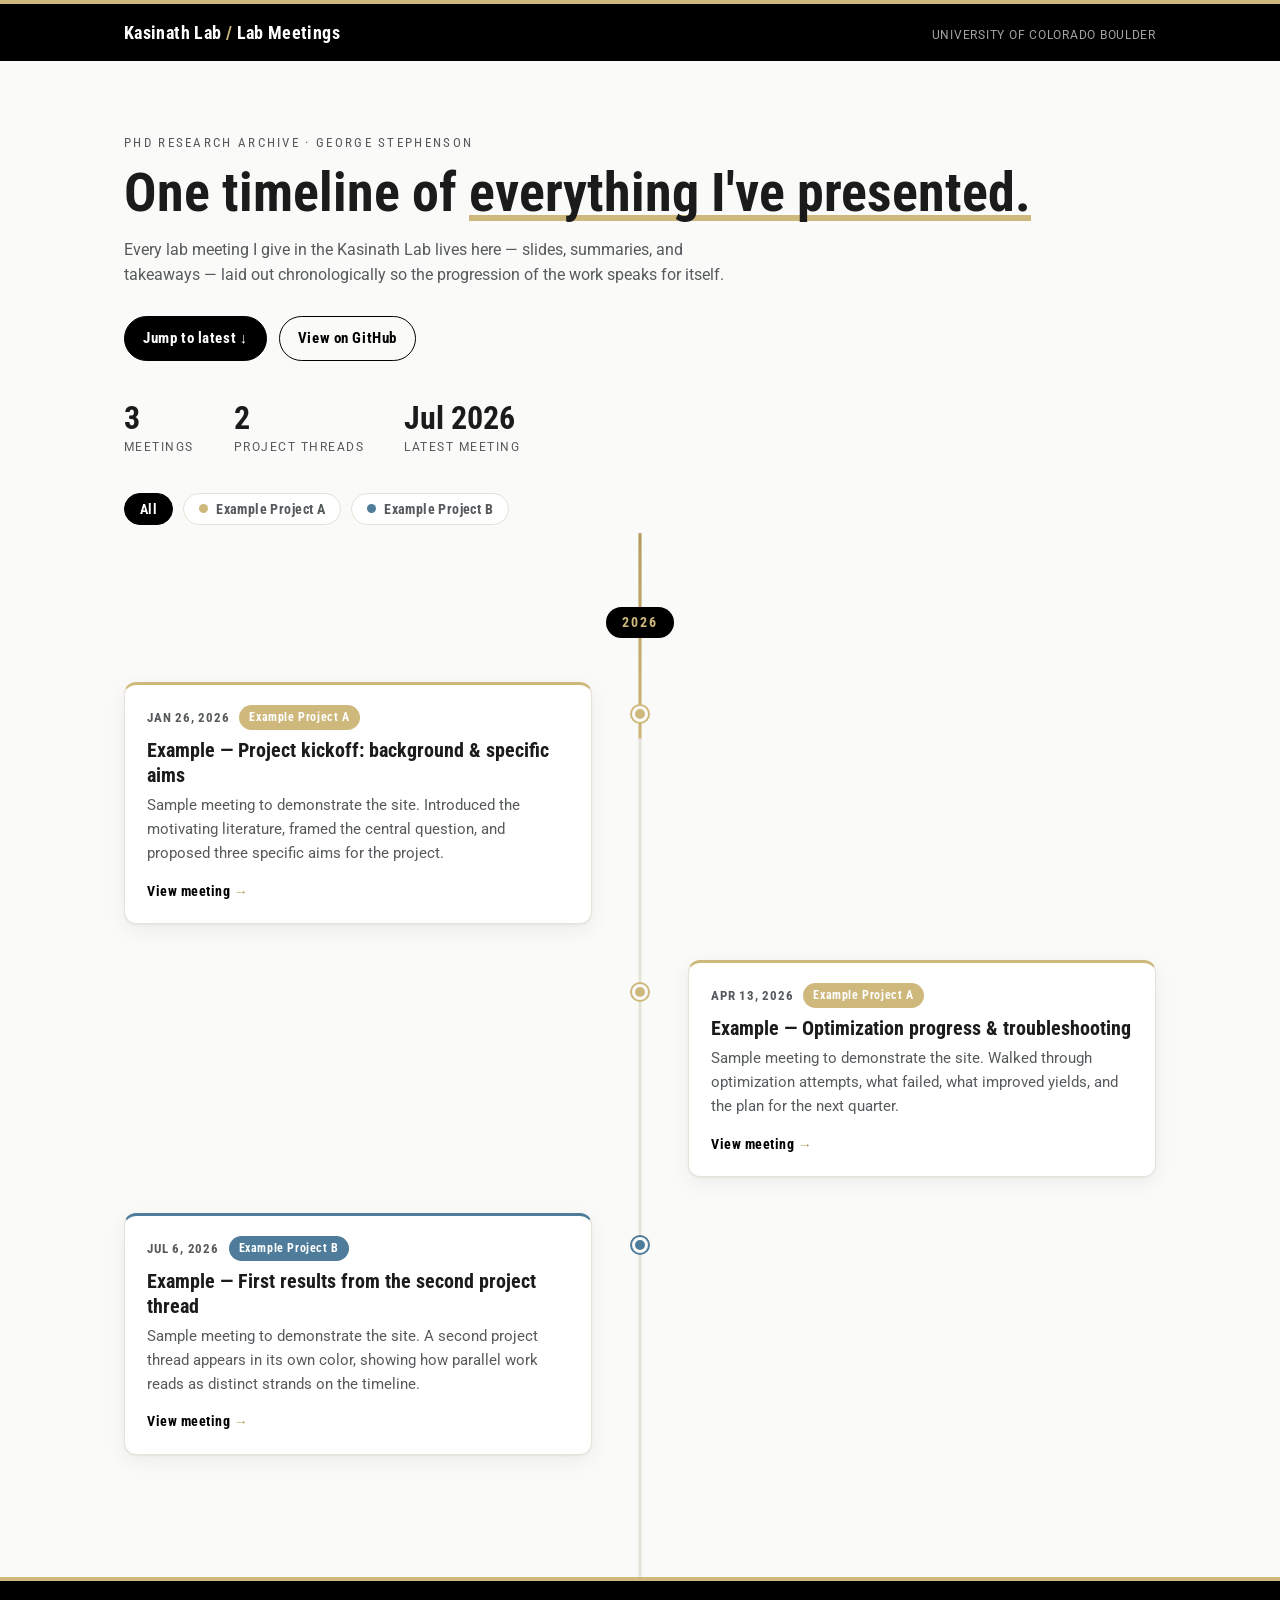
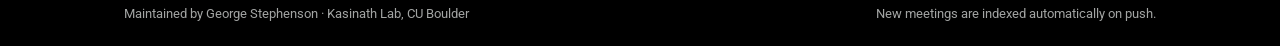
<file: index.html>
<!DOCTYPE html>
<html lang="en">
<head>
  <meta charset="UTF-8" />
  <meta name="viewport" content="width=device-width, initial-scale=1.0" />
  <title>Kasinath Lab Meetings — George Stephenson</title>
  <meta name="description" content="Archive of George Stephenson's lab meeting presentations in the Kasinath Lab, University of Colorado Boulder." />
  <link rel="icon" href="data:image/svg+xml,%3Csvg xmlns='http://www.w3.org/2000/svg' viewBox='0 0 16 16'%3E%3Crect width='16' height='16' fill='%23000'/%3E%3Crect y='11' width='16' height='5' fill='%23CFB87C'/%3E%3C/svg%3E" />
  <link rel="preconnect" href="https://fonts.googleapis.com" />
  <link rel="preconnect" href="https://fonts.gstatic.com" crossorigin />
  <link href="https://fonts.googleapis.com/css2?family=Roboto+Condensed:wght@700&family=Roboto:wght@400;500&display=swap" rel="stylesheet" />
  <link rel="stylesheet" href="assets/style.css" />
</head>
<body>

  <header class="site-header">
    <div class="bar">
      <a class="wordmark" href="./">Kasinath Lab <span class="gold">/</span> Lab Meetings</a>
      <span class="affiliation">University of Colorado Boulder</span>
    </div>
  </header>

  <section class="hero">
    <p class="kicker">PhD Research Archive · George Stephenson</p>
    <h1>One timeline of <span class="underline">everything I've presented.</span></h1>
    <p class="lede">
      Every lab meeting I give in the Kasinath Lab lives here — slides, summaries, and takeaways —
      laid out chronologically so the progression of the work speaks for itself.
    </p>
    <div class="hero-actions">
      <a class="btn" href="#timeline" id="jumpLatest">Jump to latest ↓</a>
      <a class="btn secondary" href="https://github.com/gsstephenson/Kasinath_Lab_Meetings">View on GitHub</a>
    </div>
  </section>

  <div class="stats" id="stats" aria-label="Archive statistics"></div>

  <nav class="filters" id="filters" aria-label="Filter by project"></nav>

  <main class="timeline" id="timeline" aria-label="Lab meeting timeline"></main>

  <footer class="site-footer">
    <div class="bar">
      <span>Maintained by George Stephenson · Kasinath Lab, CU Boulder</span>
      <span>New meetings are indexed automatically on push.</span>
    </div>
  </footer>

  <script src="assets/shared.js"></script>
  <script src="assets/main.js"></script>
</body>
</html>
</file>
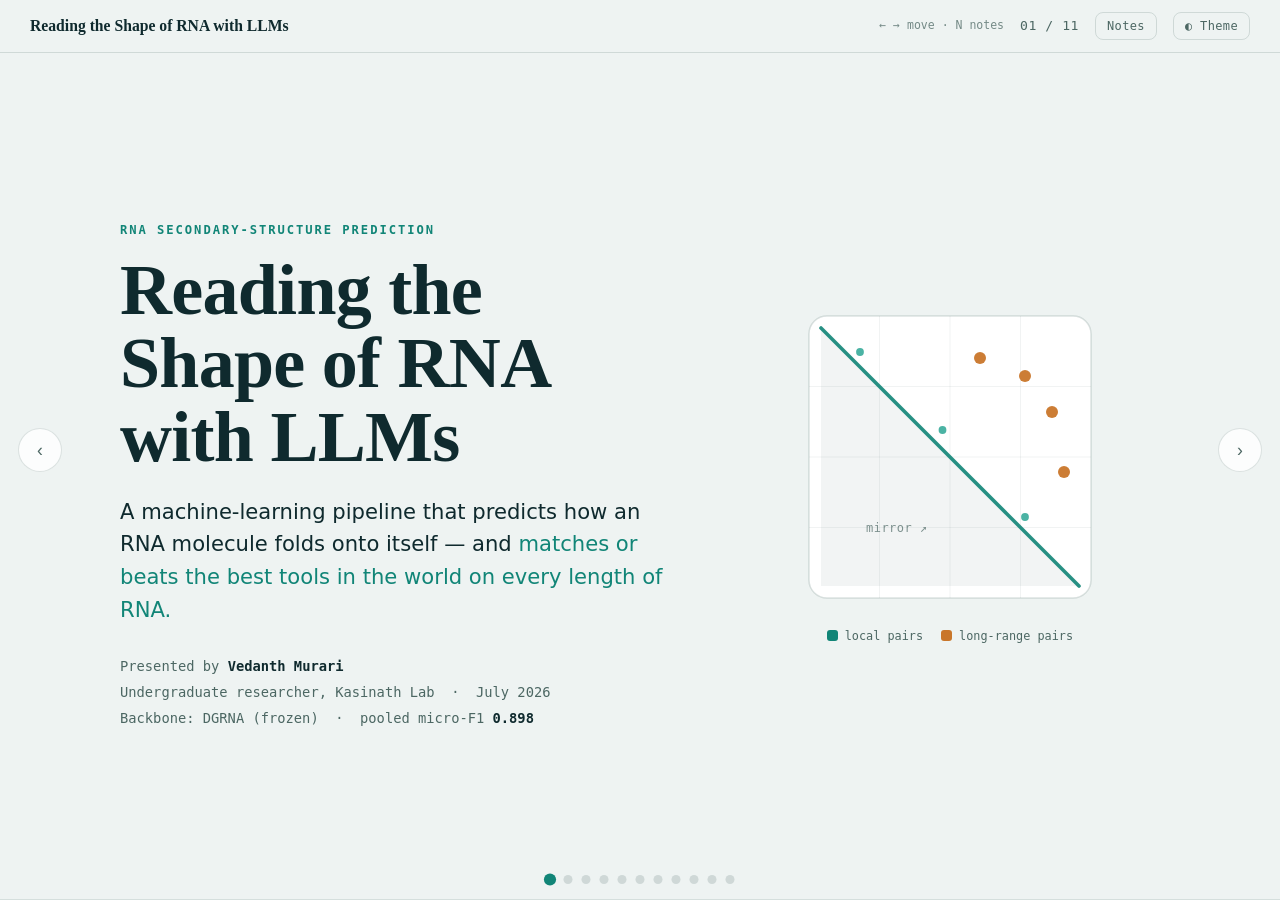
<file: meetings/2026-07-13-reading-the-shape-of-rna-with-llms/index.html>
<!DOCTYPE html>
<html lang="en">
<head>
<meta charset="utf-8">
<meta name="viewport" content="width=device-width, initial-scale=1">
<meta name="robots" content="noindex, nofollow">
<title>Reading the Shape of RNA with LLMs — Kasinath Lab</title>
</head>
<body>
<style>
  * { box-sizing: border-box; }

  /* ---------- tokens: light is the base; dark + explicit theme override it ---------- */
  :root{
    --ground:#eef3f2; --ground-2:#ffffff; --panel:#f6faf9;
    --ink:#0f2a2e; --ink-dim:#4c6763; --line:rgba(18,60,55,.14); --line-2:rgba(18,60,55,.08);
    --teal:#118577; --teal-soft:#4bb3a4; --amber:#c9762a; --amber-soft:#e0994e;
    --shadow:0 1px 2px rgba(12,40,38,.06),0 12px 34px rgba(12,40,38,.10);
    --font-display:"Iowan Old Style","Palatino Linotype","Book Antiqua",Palatino,Charter,Georgia,serif;
    --font-body:system-ui,-apple-system,"Segoe UI",Roboto,Helvetica,Arial,sans-serif;
    --font-mono:ui-monospace,"SF Mono","JetBrains Mono",Menlo,Consolas,monospace;
    --maxw:1040px;
  }
  @media (prefers-color-scheme: dark){
    :root{
      --ground:#0a1a1d; --ground-2:#0f2429; --panel:#102a30;
      --ink:#e9f4f1; --ink-dim:#9ab6b1; --line:rgba(150,196,189,.16); --line-2:rgba(150,196,189,.09);
      --teal:#3ccbb8; --teal-soft:#2b9083; --amber:#f2b063; --amber-soft:#b9803f;
      --shadow:0 1px 2px rgba(0,0,0,.4),0 18px 44px rgba(0,0,0,.5);
    }
  }
  :root[data-theme="dark"]{
    --ground:#0a1a1d; --ground-2:#0f2429; --panel:#102a30;
    --ink:#e9f4f1; --ink-dim:#9ab6b1; --line:rgba(150,196,189,.16); --line-2:rgba(150,196,189,.09);
    --teal:#3ccbb8; --teal-soft:#2b9083; --amber:#f2b063; --amber-soft:#b9803f;
    --shadow:0 1px 2px rgba(0,0,0,.4),0 18px 44px rgba(0,0,0,.5);
  }
  :root[data-theme="light"]{
    --ground:#eef3f2; --ground-2:#ffffff; --panel:#f6faf9;
    --ink:#0f2a2e; --ink-dim:#4c6763; --line:rgba(18,60,55,.14); --line-2:rgba(18,60,55,.08);
    --teal:#118577; --teal-soft:#4bb3a4; --amber:#c9762a; --amber-soft:#e0994e;
    --shadow:0 1px 2px rgba(12,40,38,.06),0 12px 34px rgba(12,40,38,.10);
  }

  html,body{margin:0;height:100%;}
  body{
    background:var(--ground); color:var(--ink);
    font-family:var(--font-body); line-height:1.55;
    -webkit-font-smoothing:antialiased; text-rendering:optimizeLegibility;
  }
  .app{display:flex;flex-direction:column;height:100dvh;overflow:hidden;}

  /* ---------- top bar ---------- */
  .topbar{
    flex:0 0 auto;display:flex;align-items:center;gap:16px;
    padding:12px clamp(14px,3vw,30px);
    border-bottom:1px solid var(--line);background:var(--ground);z-index:6;
  }
  .brand{display:flex;align-items:baseline;gap:10px;min-width:0;}
  .brand .mark{font-family:var(--font-mono);color:var(--teal);font-size:.82rem;letter-spacing:.08em;font-weight:600;}
  .brand .ttl{font-family:var(--font-display);font-size:.98rem;font-weight:600;white-space:nowrap;overflow:hidden;text-overflow:ellipsis;}
  .brand .ttl b{color:var(--ink);}
  .topbar .spacer{flex:1;}
  .counter{font-family:var(--font-mono);font-size:.82rem;color:var(--ink-dim);font-variant-numeric:tabular-nums;letter-spacing:.04em;}
  .tbtn{
    font-family:var(--font-mono);font-size:.75rem;letter-spacing:.03em;
    color:var(--ink-dim);background:transparent;border:1px solid var(--line);
    padding:6px 11px;border-radius:8px;cursor:pointer;transition:.18s;white-space:nowrap;
  }
  .tbtn:hover{color:var(--ink);border-color:var(--teal-soft);}
  .tbtn[aria-pressed="true"]{color:var(--ground);background:var(--teal);border-color:var(--teal);}
  .khint{font-family:var(--font-mono);font-size:.72rem;color:var(--ink-dim);opacity:.75;}
  @media (max-width:680px){ .khint{display:none;} .brand .ttl{display:none;} }

  /* ---------- deck / slides ---------- */
  .deck{flex:1 1 auto;position:relative;overflow:hidden;}
  .progress{position:absolute;top:0;left:0;height:2px;background:var(--teal);width:0;z-index:5;transition:width .35s ease;}
  .slide{
    position:absolute;inset:0;overflow-y:auto;
    display:flex;flex-direction:column;justify-content:center;
    padding:clamp(20px,4.5vw,64px) clamp(18px,5vw,72px);
    opacity:0;visibility:hidden;transform:translateY(14px);
    transition:opacity .4s ease,transform .4s ease,visibility .4s;
  }
  .slide.active{opacity:1;visibility:visible;transform:none;}
  .slide-inner{width:100%;max-width:var(--maxw);margin:0 auto;}
  @media (prefers-reduced-motion:reduce){ .slide{transition:opacity .01s;transform:none;} }

  .eyebrow{
    font-family:var(--font-mono);font-size:.76rem;letter-spacing:.16em;text-transform:uppercase;
    color:var(--teal);margin:0 0 14px;font-weight:600;
  }
  .eyebrow .db{color:var(--amber);letter-spacing:.02em;}
  h1{font-family:var(--font-display);font-weight:600;line-height:1.02;letter-spacing:-.01em;
     font-size:clamp(2.3rem,6.4vw,4.5rem);margin:.1em 0 .3em;text-wrap:balance;}
  h2{font-family:var(--font-display);font-weight:600;line-height:1.06;letter-spacing:-.01em;
     font-size:clamp(1.7rem,4.2vw,2.9rem);margin:0 0 .5em;text-wrap:balance;}
  h3{font-family:var(--font-display);font-weight:600;font-size:clamp(1.05rem,2vw,1.3rem);margin:0 0 .3em;}
  p{margin:0 0 1em;max-width:66ch;}
  .lede{font-size:clamp(1.05rem,2vw,1.32rem);color:var(--ink);max-width:60ch;}
  .dim{color:var(--ink-dim);}
  strong{color:var(--ink);font-weight:650;}
  .teal{color:var(--teal);} .amber{color:var(--amber);}
  .mono{font-family:var(--font-mono);}
  .sub{font-family:var(--font-mono);font-size:.8rem;color:var(--ink-dim);letter-spacing:.02em;}

  /* two-column split for content slides */
  .split{display:grid;grid-template-columns:1.1fr .9fr;gap:clamp(24px,4vw,56px);align-items:center;}
  @media (max-width:860px){ .split{grid-template-columns:1fr;gap:28px;} .split .art{order:-1;} }

  /* ---------- title slide meta ---------- */
  .meta{margin-top:26px;font-family:var(--font-mono);font-size:.86rem;color:var(--ink-dim);line-height:1.9;}
  .meta b{color:var(--ink);font-weight:600;}
  .title-grid{display:grid;grid-template-columns:1.15fr .85fr;gap:clamp(24px,4vw,56px);align-items:center;}
  @media (max-width:860px){ .title-grid{grid-template-columns:1fr;} }

  /* ---------- stat chips ---------- */
  .stats{display:flex;flex-wrap:wrap;gap:14px;margin-top:8px;}
  .stat{background:var(--ground-2);border:1px solid var(--line);border-radius:14px;padding:14px 18px;box-shadow:var(--shadow);}
  .stat .num{font-family:var(--font-display);font-size:clamp(1.7rem,3.4vw,2.4rem);font-weight:600;line-height:1;color:var(--teal);font-variant-numeric:tabular-nums;}
  .stat .num.amber{color:var(--amber);}
  .stat .lab{font-family:var(--font-mono);font-size:.72rem;letter-spacing:.03em;color:var(--ink-dim);margin-top:6px;text-transform:uppercase;}

  /* ---------- lists ---------- */
  ul.clean{list-style:none;padding:0;margin:0;display:flex;flex-direction:column;gap:12px;}
  ul.clean li{position:relative;padding-left:26px;max-width:64ch;}
  ul.clean li::before{content:"";position:absolute;left:2px;top:.62em;width:9px;height:9px;border-radius:50%;
    background:var(--teal);box-shadow:0 0 0 4px color-mix(in srgb,var(--teal) 18%,transparent);}
  ul.clean li.amb::before{background:var(--amber);box-shadow:0 0 0 4px color-mix(in srgb,var(--amber) 18%,transparent);}
  ul.clean li b{color:var(--ink);}

  /* ---------- dot-bracket example ---------- */
  .dbx{font-family:var(--font-mono);background:var(--ground-2);border:1px solid var(--line);border-radius:14px;
    padding:18px 20px;box-shadow:var(--shadow);display:inline-block;line-height:2.1;}
  .dbx .row{display:flex;gap:.55ch;font-size:clamp(.95rem,1.7vw,1.25rem);}
  .dbx .row .lab{color:var(--ink-dim);width:3.5ch;display:inline-block;text-align:right;margin-right:1ch;font-size:.8em;}
  .dbx .seq span{color:var(--ink);}
  .dbx .brk .op{color:var(--teal);font-weight:700;} .dbx .brk .cl{color:var(--teal);font-weight:700;}
  .dbx .brk .dot{color:var(--ink-dim);}
  .dbx .brk .lr{color:var(--amber);font-weight:700;}

  /* ---------- pipeline ---------- */
  .pipe{display:flex;flex-wrap:wrap;align-items:stretch;gap:10px;margin-top:10px;}
  .stage{flex:1 1 150px;min-width:150px;background:var(--ground-2);border:1px solid var(--line);border-radius:14px;
    padding:14px 15px;box-shadow:var(--shadow);display:flex;flex-direction:column;gap:6px;}
  .stage .st-top{display:flex;align-items:center;gap:8px;}
  .stage .tag{font-family:var(--font-mono);font-size:.64rem;letter-spacing:.06em;text-transform:uppercase;
    padding:2px 7px;border-radius:6px;font-weight:600;}
  .stage.frozen{border-color:color-mix(in srgb,var(--teal) 45%,var(--line));}
  .stage.frozen .tag{color:var(--teal);background:color-mix(in srgb,var(--teal) 14%,transparent);}
  .stage.trained{border-color:color-mix(in srgb,var(--amber) 55%,var(--line));}
  .stage.trained .tag{color:var(--amber);background:color-mix(in srgb,var(--amber) 15%,transparent);}
  .stage h4{font-family:var(--font-display);font-size:1rem;margin:0;font-weight:600;}
  .stage p{font-size:.82rem;color:var(--ink-dim);margin:0;max-width:none;}
  .arrow{align-self:center;color:var(--ink-dim);font-family:var(--font-mono);font-size:1.1rem;flex:0 0 auto;}
  @media (max-width:760px){ .arrow{transform:rotate(90deg);} .stage{flex-basis:100%;} }

  /* ---------- results table ---------- */
  .tblwrap{overflow-x:auto;border:1px solid var(--line);border-radius:14px;box-shadow:var(--shadow);background:var(--ground-2);}
  table{border-collapse:collapse;width:100%;font-size:clamp(.82rem,1.5vw,.98rem);}
  th,td{padding:11px 14px;text-align:right;font-variant-numeric:tabular-nums;white-space:nowrap;}
  th:first-child,td:first-child{text-align:left;}
  thead th{font-family:var(--font-mono);font-size:.72rem;letter-spacing:.03em;text-transform:uppercase;color:var(--ink-dim);
    border-bottom:1px solid var(--line);font-weight:600;}
  tbody td{border-bottom:1px solid var(--line-2);}
  tbody tr:last-child td{border-bottom:none;}
  td.ours{color:var(--teal);font-weight:700;background:color-mix(in srgb,var(--teal) 8%,transparent);}
  th.ours{color:var(--teal);}
  tr.pooled td{border-top:1px solid var(--line);font-weight:600;background:var(--line-2);}
  tr.pooled td.ours{background:color-mix(in srgb,var(--teal) 14%,transparent);}

  /* ---------- win / lose callout ---------- */
  .winlose{display:grid;grid-template-columns:1fr 1fr;gap:12px;margin-top:16px;}
  @media (max-width:760px){ .winlose{grid-template-columns:1fr;} }
  .wl{border:1px solid var(--line);border-radius:12px;padding:10px 13px;background:var(--ground-2);box-shadow:var(--shadow);}
  .wl.win{border-left:3px solid var(--teal);} .wl.lose{border-left:3px solid var(--ink-dim);}
  .wl-tag{font-family:var(--font-mono);font-size:.68rem;letter-spacing:.05em;text-transform:uppercase;font-weight:700;}
  .wl.win .wl-tag{color:var(--teal);} .wl.lose .wl-tag{color:var(--ink-dim);}
  .wl-b{font-size:.82rem;color:var(--ink-dim);margin-top:5px;line-height:1.42;}
  .wl-b b{color:var(--ink);}
  .wl-d{font-family:var(--font-mono);font-weight:700;}
  .wl.win .wl-d{color:var(--teal);} .wl.lose .wl-d{color:var(--ink-dim);}

  /* ---------- bars ---------- */
  .bars{display:flex;flex-direction:column;gap:12px;margin-top:6px;}
  .bar{display:grid;grid-template-columns:120px 1fr 62px;align-items:center;gap:12px;}
  .bar .bl{font-family:var(--font-mono);font-size:.8rem;color:var(--ink-dim);}
  .bar .track{height:16px;border-radius:8px;background:var(--line-2);overflow:hidden;}
  .bar .fill{height:100%;border-radius:8px;background:linear-gradient(90deg,var(--teal-soft),var(--teal));width:0;transition:width .9s cubic-bezier(.2,.7,.2,1);}
  .bar.us .fill{background:linear-gradient(90deg,var(--amber-soft),var(--amber));}
  .slide.active .bar .fill{width:var(--w);}
  .bar .bv{font-family:var(--font-mono);font-size:.82rem;text-align:right;font-variant-numeric:tabular-nums;color:var(--ink);}
  .bar.us .bl,.bar.us .bv{color:var(--amber);font-weight:700;}

  /* ---------- timeline ---------- */
  .tl{display:flex;flex-direction:column;gap:0;margin-top:6px;}
  .tl .step{display:grid;grid-template-columns:34px 1fr;gap:16px;padding-bottom:20px;position:relative;}
  .tl .step:not(:last-child)::before{content:"";position:absolute;left:16px;top:30px;bottom:-2px;width:2px;background:var(--line);}
  .tl .dot{width:34px;height:34px;border-radius:50%;border:2px solid var(--teal);background:var(--ground);
    display:flex;align-items:center;justify-content:center;font-family:var(--font-mono);font-weight:700;font-size:.85rem;color:var(--teal);z-index:1;}
  .tl .step.win .dot{border-color:var(--amber);color:var(--amber);}
  .tl .step.parked .dot{border-color:var(--ink-dim);color:var(--ink-dim);}
  .tl .body h4{font-family:var(--font-display);font-size:1.06rem;margin:.35em 0 .15em;font-weight:600;}
  .tl .body p{font-size:.9rem;color:var(--ink-dim);margin:0;max-width:62ch;}
  .tl .body .k{font-family:var(--font-mono);font-size:.78rem;color:var(--teal);}
  .tl .step.win .k{color:var(--amber);}

  /* ---------- contact-map art ---------- */
  .art{display:flex;justify-content:center;}
  .cmap{width:min(100%,380px);}
  .cmap .frame{fill:var(--ground-2);stroke:var(--line);}
  .cmap .grid{stroke:var(--line-2);stroke-width:.5;}
  .cmap .diag{stroke:var(--teal);stroke-width:2.4;opacity:.9;stroke-linecap:round;}
  .cmap .loc{fill:var(--teal-soft);}
  .cmap .halfoff{fill:var(--ink);opacity:.05;}
  .cmap .mlbl{fill:var(--ink-dim);font-family:var(--font-mono);font-size:8px;opacity:.7;letter-spacing:.04em;}
  .cmap .lr{fill:var(--amber);opacity:0;transform-origin:center;transform-box:fill-box;}
  .slide.active .cmap .lr{animation:pop .5s ease forwards;}
  .cmap .lr:nth-of-type(1){animation-delay:.35s} .cmap .lr:nth-of-type(2){animation-delay:.5s}
  .cmap .lr:nth-of-type(3){animation-delay:.65s} .cmap .lr:nth-of-type(4){animation-delay:.8s}
  .cmap .lr:nth-of-type(5){animation-delay:.95s} .cmap .lr:nth-of-type(6){animation-delay:1.1s}
  .cmap .lr:nth-of-type(7){animation-delay:1.25s} .cmap .lr:nth-of-type(8){animation-delay:1.4s}
  @keyframes pop{from{opacity:0;transform:scale(.2)}to{opacity:.95;transform:scale(1)}}
  @media (prefers-reduced-motion:reduce){ .cmap .lr{opacity:.95;animation:none;} }
  .cmlegend{display:flex;gap:18px;justify-content:center;margin-top:12px;font-family:var(--font-mono);font-size:.74rem;color:var(--ink-dim);}
  .cmlegend span{display:inline-flex;align-items:center;gap:7px;}
  .cmlegend i{width:11px;height:11px;border-radius:3px;display:inline-block;}

  /* ---------- nav ---------- */
  .nav{position:absolute;top:50%;transform:translateY(-50%);z-index:4;}
  .nav button{width:44px;height:44px;border-radius:50%;border:1px solid var(--line);background:color-mix(in srgb,var(--ground-2) 80%,transparent);
    color:var(--ink-dim);font-size:1.1rem;cursor:pointer;transition:.18s;backdrop-filter:blur(4px);}
  .nav button:hover{color:var(--ink);border-color:var(--teal);}
  .nav.prev{left:clamp(6px,1.5vw,18px);} .nav.next{right:clamp(6px,1.5vw,18px);}
  .dots{position:absolute;bottom:16px;left:50%;transform:translateX(-50%);display:flex;gap:9px;z-index:4;}
  .dots button{width:9px;height:9px;border-radius:50%;border:none;padding:0;background:var(--line);cursor:pointer;transition:.2s;}
  .dots button.on{background:var(--teal);transform:scale(1.35);}
  @media (max-width:680px){ .nav{display:none;} }

  /* ---------- notes drawer ---------- */
  .notes{flex:0 0 auto;height:0;overflow:hidden;background:var(--panel);border-top:1px solid var(--line);
    transition:height .3s ease;}
  .app.notes-open .notes{height:min(38vh,320px);}
  .notes-in{height:100%;overflow-y:auto;padding:16px clamp(16px,4vw,40px);max-width:var(--maxw);margin:0 auto;}
  .notes-head{font-family:var(--font-mono);font-size:.72rem;letter-spacing:.1em;text-transform:uppercase;color:var(--amber);margin-bottom:8px;}
  .notes-body{font-size:.92rem;color:var(--ink);}
  .notes-body p{margin:0 0 .7em;max-width:82ch;} .notes-body ul{margin:.2em 0 .8em;padding-left:20px;}
  .notes-body li{margin-bottom:.35em;} .notes-body b{color:var(--teal);}
  .notes-src{display:none;}

  /* ---------- print: handout with notes ---------- */
  @media print{
    .topbar,.nav,.dots,.progress{display:none!important;}
    .app{height:auto;display:block;} .deck{position:static;overflow:visible;}
    .slide{position:static;opacity:1!important;visibility:visible!important;transform:none!important;
      page-break-after:always;min-height:60vh;border-bottom:2px solid #999;}
    .notes{height:auto!important;overflow:visible;} .notes-src{display:block!important;padding:8px 0;border-top:1px dashed #999;}
    .notes-src::before{content:"Speaker notes";font-weight:700;display:block;margin-bottom:4px;}
  }
</style>

<div class="app" id="app">
  <header class="topbar">
    <div class="brand">
      <span class="ttl"><b>Reading the Shape of RNA with LLMs</b></span>
    </div>
    <span class="spacer"></span>
    <span class="khint">← → move · N notes</span>
    <span class="counter" id="counter">01 / 11</span>
    <button class="tbtn" id="notesToggle" aria-pressed="false">Notes</button>
    <button class="tbtn" id="themeToggle" title="Toggle light / dark">◐ Theme</button>
  </header>

  <main class="deck" id="deck">
    <div class="progress" id="progress"></div>

    <!-- 1 · TITLE -->
    <section class="slide active">
      <div class="slide-inner">
        <div class="title-grid">
          <div>
            <p class="eyebrow">RNA secondary-structure prediction</p>
            <h1>Reading the Shape of RNA<br>with LLMs</h1>
            <p class="lede">A machine-learning pipeline that predicts how an RNA molecule folds onto itself — and <span class="teal">matches or beats the best tools in the world on every length of RNA.</span></p>
            <div class="meta">
              Presented by <b>Vedanth Murari</b><br>
              Undergraduate researcher, Kasinath Lab &nbsp;·&nbsp; July 2026<br>
              <span class="dim">Backbone: DGRNA (frozen) &nbsp;·&nbsp; pooled micro-F1 <b>0.898</b></span>
            </div>
          </div>
          <div class="art">
            <div>
              <svg class="cmap" viewBox="0 0 200 200" role="img" aria-label="RNA contact map: teal diagonal of local pairs, amber off-diagonal long-range pairs">
                <rect class="frame" x="6" y="6" width="188" height="188" rx="12"/>
                <g class="grid">
                  <line x1="53" y1="6" x2="53" y2="194"/><line x1="100" y1="6" x2="100" y2="194"/><line x1="147" y1="6" x2="147" y2="194"/>
                  <line x1="6" y1="53" x2="194" y2="53"/><line x1="6" y1="100" x2="194" y2="100"/><line x1="6" y1="147" x2="194" y2="147"/>
                </g>
                <polygon class="halfoff" points="14,14 14,186 186,186"/>
                <text class="mlbl" x="44" y="150">mirror ↗</text>
                <line class="diag" x1="14" y1="14" x2="186" y2="186"/>
                <g>
                  <circle class="loc" cx="40" cy="30" r="2.6"/>
                  <circle class="loc" cx="150" cy="140" r="2.6"/>
                  <circle class="loc" cx="95" cy="82" r="2.6"/>
                </g>
                <circle class="lr" cx="150" cy="46" r="4"/>
                <circle class="lr" cx="168" cy="70" r="4"/>
                <circle class="lr" cx="120" cy="34" r="4"/>
                <circle class="lr" cx="176" cy="110" r="4"/>
              </svg>
              <div class="cmlegend">
                <span><i style="background:var(--teal)"></i> local pairs</span>
                <span><i style="background:var(--amber)"></i> long-range pairs</span>
              </div>
            </div>
          </div>
        </div>
      </div>
      <div class="notes-src">
        <p><b>Opening (about 1 min).</b> "Every RNA in your cells starts as a plain string of four letters — but it doesn't stay a string. It folds up and snaps onto itself, and that <em>shape</em> is what decides the molecule's job."</p>
        <p>The whole project answers one question: <b>given just the letters, can we predict which letters pair up — i.e., the shape?</b></p>
        <p>The picture on the right is the object at the heart of everything: a <b>contact map</b>. Teal dots on the diagonal = letters that pair with a close-by neighbour (easy). The amber dots far off the diagonal = letters that pair across a huge distance (hard — and the thing older tools missed completely). Tell them: "By the end you'll know how we light up those amber dots."</p>
        <p>Remember to swap in your name / course before presenting.</p>
      </div>
    </section>

    <!-- 2 · THE PROBLEM -->
    <section class="slide">
      <div class="slide-inner">
        <p class="eyebrow">The problem</p>
        <h2>RNA is a string of letters<br>that folds onto itself</h2>
        <div class="split">
          <div>
            <ul class="clean">
              <li>An RNA is a chain of four letters — <span class="mono">A · U · G · C</span>.</li>
              <li>The letters <b>pair up</b> by a simple rule: <span class="mono teal">A–U</span> and <span class="mono teal">G–C</span>. Those pairs pin the chain into loops and stems.</li>
              <li>Which letters pair = the <b>secondary structure</b>. It's the molecule's folded shape.</li>
              <li class="amb">The shape decides the <b>function</b> — same letters, wrong fold, wrong job. Like origami: one flat sheet becomes a crane <em>or</em> a boat depending only on the folds.</li>
            </ul>
          </div>
          <div>
            <div class="dbx">
              <div class="row"><span class="lab">seq</span><span class="seq"><span>G</span> <span>G</span> <span>G</span> <span>A</span> <span>A</span> <span>A</span> <span>C</span> <span>C</span> <span>C</span></span></div>
              <div class="row"><span class="lab">fold</span><span class="brk"><span class="op">(</span> <span class="op">(</span> <span class="op">(</span> <span class="dot">.</span> <span class="dot">.</span> <span class="dot">.</span> <span class="cl">)</span> <span class="cl">)</span> <span class="cl">)</span></span></div>
              <div class="row"><span class="lab"></span><span class="sub">( ) = a pair &nbsp;·&nbsp; . = unpaired</span></div>
            </div>
            <p class="sub" style="margin-top:14px;max-width:34ch;">Scientists write the fold as matching brackets — a "dot-bracket" string. Our job: predict this from the top row alone.</p>
          </div>
        </div>
      </div>
      <div class="notes-src">
        <p><b>Goal of this slide:</b> make sure the least-technical person in the room understands "base pairing" and "secondary structure."</p>
        <p>Analogy to say out loud: "Think of a shoelace with little magnets along it. Left alone it collapses into a shape as the magnets click together. The letters are the magnets; <b>A clicks to U, G clicks to C</b>. Knowing which magnets clicked tells you the shape."</p>
        <p>Point at the bracket example: "Three G's at the start pair with three C's at the end — that's the three brackets closing. The A's in the middle are a loop — the dots. This little hairpin is the simplest fold there is."</p>
        <p>Why care (one line): the fold controls whether the RNA switches a gene on, builds a protein, or is a drug target. Predicting it fast, from sequence, is genuinely useful.</p>
      </div>
    </section>

    <!-- 3 · THE BIG IDEA -->
    <section class="slide">
      <div class="slide-inner">
        <p class="eyebrow">The big idea</p>
        <h2>Stand on the shoulders<br>of a large RNA model</h2>
        <div class="split">
          <div>
            <p class="lede">Instead of building a huge model from scratch, we borrow one that already "knows" RNA — and train only a tiny piece.</p>
            <ul class="clean">
              <li><b>The model (frozen):</b> <span class="teal">DGRNA</span> — a ~100-million-parameter model that has read enormous amounts of RNA. We <b>never change it.</b> 🔒</li>
              <li class="amb"><b>The assistant (trained):</b> a small "probe head" we train to turn the model's knowledge into a <b>map of which letters pair.</b></li>
              <li>Freezing the model is cheap, fast, and honest — it measures what the <b>model already understands</b>, not how big an add-on we can train.</li>
            </ul>
          </div>
          <div>
            <div class="stats" style="flex-direction:column;align-items:stretch;">
              <div class="stat"><div class="num">100M</div><div class="lab">frozen backbone parameters</div></div>
              <div class="stat"><div class="num amber">~0.4M</div><div class="lab">trained probe-head parameters</div></div>
              <div class="stat"><div class="num">2-way</div><div class="lab">reads letters in both directions</div></div>
            </div>
          </div>
        </div>
      </div>
      <div class="notes-src">
        <p><b>Core message:</b> this is "transfer learning" / a "probe" — but say it in plain words.</p>
        <p>Analogy: "Imagine hiring an expert who has read every RNA ever written. You don't retrain the expert — you just teach a small intern to ask the expert the one question you care about: <b>which letters pair?</b> The expert is frozen; only the intern learns."</p>
        <p>Emphasize the parameter gap on the right: we train <b>~0.4 million</b> knobs on top of <b>100 million</b> frozen ones. That's why it's fast and cheap.</p>
        <p>"Both directions" matters: a base pair depends on letters that come <em>before and after</em>. We actually tested one-direction models — they were far worse. Reading both ways is essential for pairing. (Backbone bake-off: DGRNA 0.74 vs one-direction models ~0.39–0.44.)</p>
      </div>
    </section>

    <!-- 4 · THE PIPELINE -->
    <section class="slide">
      <div class="slide-inner">
        <p class="eyebrow">The final build · end to end</p>
        <h2>The pipeline</h2>
        <p class="dim" style="max-width:70ch;">From a raw sequence to a clean list of base pairs. Only the <span class="amber">amber</span> box is trained; the <span class="teal">teal</span> model stays frozen.</p>
        <div class="pipe">
          <div class="stage"><div class="st-top"><span class="tag">input</span></div><h4>RNA sequence</h4><p>the raw letters, e.g. <span class="mono">AUGGC…</span></p></div>
          <span class="arrow">→</span>
          <div class="stage frozen"><div class="st-top"><span class="tag">frozen 🔒</span></div><h4>DGRNA backbone</h4><p>reads it both ways → a rich number for every letter</p></div>
          <span class="arrow">→</span>
          <div class="stage"><div class="st-top"><span class="tag">pairing grid</span></div><h4>Every-vs-every</h4><p>combine letters <em>i</em> &amp; <em>j</em> into an L×L grid</p></div>
          <span class="arrow">→</span>
          <div class="stage trained"><div class="st-top"><span class="tag">trained ✎</span></div><h4>Probe head</h4><p>scores each cell + a <b>length router</b> picks the right head</p></div>
          <span class="arrow">→</span>
          <div class="stage"><div class="st-top"><span class="tag">contact map</span></div><h4>Likelihood map</h4><p>brightness = "how sure these two pair"</p></div>
          <span class="arrow">→</span>
          <div class="stage"><div class="st-top"><span class="tag">decode</span></div><h4>Nested decoder</h4><p>clean, no-crossing pairs → <span class="mono">( ( ) )</span></p></div>
        </div>
        <div class="stats" style="margin-top:22px;">
          <div class="stat"><div class="num">2</div><div class="lab">length-routed heads</div></div>
          <div class="stat"><div class="num">L×L</div><div class="lab">every pair considered</div></div>
          <div class="stat"><div class="num amber">τ = 0.1</div><div class="lab">one shared cutoff</div></div>
        </div>
      </div>
      <div class="notes-src">
        <p><b>This is the centerpiece — walk it slowly, left to right.</b></p>
        <ul>
          <li><b>Sequence in.</b> Just the letters.</li>
          <li><b>Frozen model.</b> Turns each letter into a rich list of numbers ("embedding") that captures its context.</li>
          <li><b>Every-vs-every grid.</b> To ask "does letter 5 pair with letter 40?" we pair up all letters into an L×L grid — one cell per possible pair.</li>
          <li><b>Probe head (the only trained part).</b> Scores each cell 0–1. The <b>length router</b> is a practical trick: short RNAs use a general head, longer ones use a special "tiled" head (next slide).</li>
          <li><b>Contact map.</b> The grid of scores — bright = likely pair.</li>
          <li><b>Nested decoder.</b> Turns the fuzzy map into a final, clean list of pairs using a no-crossing rule (slide after next).</li>
        </ul>
        <p>Land it: "Two ideas make this better than the rest — how we build the <b>map</b>, and how we <b>decode</b> it. Those are the next two slides."</p>
      </div>
    </section>

    <!-- 5 · INNOVATION 1 -->
    <section class="slide">
      <div class="slide-inner">
        <p class="eyebrow">Innovation 1</p>
        <h2>Seeing the <span class="amber">long-range</span> pairs</h2>
        <div class="split">
          <div>
            <ul class="clean">
              <li>Old tools only looked <b>near the diagonal</b> — pairs between nearby letters. Fast, but they <b>never even computed</b> the far-apart pairs.</li>
              <li class="amb">Big RNAs (like ribosomes) are full of pairs <b>hundreds of letters apart</b> — the amber dots. Old head scored them at <b>0%</b>.</li>
              <li>Our <b>tiled head</b> computes the <em>whole</em> grid in overlapping tiles — so off-diagonal pairs get produced, not dropped.</li>
              <li>Result: we recover <b>84%</b> of long-range pairs — <b>with no cost</b> to the easy local ones.</li>
            </ul>
            <div class="stats">
              <div class="stat"><div class="num amber">0% → 84%</div><div class="lab">long-range recall (200–1000 nt)</div></div>
              <div class="stat"><div class="num">0.94</div><div class="lab">local pairs — unchanged</div></div>
            </div>
          </div>
          <div class="art">
            <div>
              <svg class="cmap" viewBox="0 0 200 200" role="img" aria-label="Contact map showing recovered long-range pairs off the diagonal">
                <rect class="frame" x="6" y="6" width="188" height="188" rx="12"/>
                <g class="grid">
                  <line x1="53" y1="6" x2="53" y2="194"/><line x1="100" y1="6" x2="100" y2="194"/><line x1="147" y1="6" x2="147" y2="194"/>
                  <line x1="6" y1="53" x2="194" y2="53"/><line x1="6" y1="100" x2="194" y2="100"/><line x1="6" y1="147" x2="194" y2="147"/>
                </g>
                <polygon class="halfoff" points="14,14 14,186 186,186"/>
                <text class="mlbl" x="44" y="150">mirror ↗</text>
                <line class="diag" x1="14" y1="14" x2="186" y2="186"/>
                <g>
                  <circle class="loc" cx="42" cy="32" r="2.4"/>
                  <circle class="loc" cx="118" cy="106" r="2.4"/>
                  <circle class="loc" cx="70" cy="60" r="2.4"/>
                  <circle class="loc" cx="160" cy="150" r="2.4"/>
                </g>
                <circle class="lr" cx="158" cy="42" r="4.4"/>
                <circle class="lr" cx="132" cy="30" r="4.4"/>
                <circle class="lr" cx="176" cy="86" r="4.4"/>
                <circle class="lr" cx="150" cy="66" r="4.4"/>
              </svg>
              <div class="cmlegend">
                <span><i style="background:var(--teal)"></i> diagonal = old view</span>
                <span><i style="background:var(--amber)"></i> recovered far pairs</span>
              </div>
            </div>
          </div>
        </div>
      </div>
      <div class="notes-src">
        <p><b>The single biggest win — especially for long &amp; extra-long RNAs.</b></p>
        <p>Analogy: "Imagine proof-reading a book but you're only allowed to compare each word with the words <em>right next to it</em>. You'd catch local typos but miss any rule that connects page 1 to page 300. The old method only read near the diagonal. Our tiled head reads the <b>whole page grid</b>."</p>
        <p>Why 'tiled': the full grid is too big to compute at once for a 2,000-letter RNA, so we compute it in overlapping <b>tiles</b> and stitch them — and a normalization trick makes the tiled result numerically identical to doing it all at once.</p>
        <p>Hammer the number: <b>from 0% to 84%</b> of long-range pairs, and local pairs actually went <em>up</em> slightly (0.88 → 0.94). No trade-off.</p>
        <p>Point at the amber dots animating in: "That's the capability, live — those pairs were invisible before."</p>
      </div>
    </section>

    <!-- 6 · INNOVATION 2 -->
    <section class="slide">
      <div class="slide-inner">
        <p class="eyebrow">Innovation 2</p>
        <h2>A decoder that can't<br>draw the impossible</h2>
        <div class="split">
          <div>
            <ul class="clean">
              <li>The map is fuzzy — the model often <b>over-guesses</b>, proposing pairs that physically <b>cross</b> each other.</li>
              <li>We checked our data: the true structures have <b>zero crossing pairs</b>. So any crossing guess is <b>guaranteed wrong.</b></li>
              <li class="amb">Our <b>nested decoder</b> finds the best set of pairs that <b>never cross</b> — throwing out the impossible ones automatically.</li>
              <li>Free accuracy: the hard <b>medium</b> RNAs jumped <b>0.63 → 0.72</b>, no family labels, no extra training.</li>
            </ul>
          </div>
          <div>
            <div class="dbx">
              <div class="row"><span class="lab">msg</span><span class="brk"><span class="op">(</span> <span class="op">(</span> <span class="lr">(</span> <span class="cl">)</span> <span class="dot">.</span> <span class="cl">)</span> <span class="lr">)</span> <span class="dot">.</span></span></div>
              <div class="row"><span class="lab"></span><span class="sub" style="color:var(--amber)">✗ crossing guess — impossible</span></div>
              <div class="row" style="margin-top:8px"><span class="lab">fix</span><span class="brk"><span class="op">(</span> <span class="op">(</span> <span class="dot">.</span> <span class="cl">)</span> <span class="dot">.</span> <span class="cl">)</span> <span class="dot">.</span> <span class="dot">.</span></span></div>
              <div class="row"><span class="lab"></span><span class="sub" style="color:var(--teal)">✓ nested — allowed</span></div>
            </div>
            <p class="sub" style="margin-top:14px;max-width:40ch;">Brackets may nest inside each other, but they may never cross. The decoder enforces exactly that.</p>
          </div>
        </div>
      </div>
      <div class="notes-src">
        <p><b>Message:</b> a smart, free fix that fixes over-prediction.</p>
        <p>Analogy: "If you know shoelaces in this shoe can never cross, then the moment a guess has two laces crossing, you can throw it out — no biology needed, it's just impossible." That's what the nested decoder does.</p>
        <p>Honesty point (professors like this): our benchmark's labels happen to contain <b>no pseudoknots</b> (no crossings) — we verified this across 1.1 million pairs. So on this data, forbidding crossings is exactly right. In the real world some RNAs <em>do</em> cross (pseudoknots); handling those is future work and needs different labels. Be upfront: this decoder is the <em>opposite</em> of a pseudoknot decoder.</p>
        <p>Number to land: medium tier <b>+0.088</b> (0.63 → 0.72) for free, and it helped precision the most (fewer wrong guesses).</p>
      </div>
    </section>

    <!-- 7 · RESULTS -->
    <section class="slide">
      <div class="slide-inner">
        <p class="eyebrow">Results · same test, same scoring for everyone</p>
        <h2>Best on <span class="teal">every</span> length</h2>
        <div class="split" style="grid-template-columns:1.15fr .85fr;">
          <div class="tblwrap">
            <table>
              <thead><tr><th>Length tier</th><th>SuperFold</th><th>Eterna&shy;Fold</th><th>RiNALMo</th><th class="ours">Ours</th></tr></thead>
              <tbody>
                <tr><td>short ≤150</td><td>0.628</td><td>0.696</td><td>0.935</td><td class="ours">0.963</td></tr>
                <tr><td>medium 151–600</td><td>0.480</td><td>0.543</td><td>0.585</td><td class="ours">0.718</td></tr>
                <tr><td>long 601–1200</td><td>0.448</td><td>0.536</td><td>0.550</td><td class="ours">0.897</td></tr>
                <tr><td>xl &gt;1200</td><td>0.388</td><td>0.502</td><td>0.576</td><td class="ours">0.920</td></tr>
                <tr class="pooled"><td>pooled</td><td>0.433</td><td>0.533</td><td>0.622</td><td class="ours">0.898</td></tr>
              </tbody>
            </table>
          </div>
          <div>
            <h3 class="sub" style="margin-bottom:14px;color:var(--ink-dim);">Pooled micro-F1 (0–1, higher is better)</h3>
            <div class="bars">
              <div class="bar"><span class="bl">SuperFold</span><span class="track"><span class="fill" style="--w:43.3%"></span></span><span class="bv">0.433</span></div>
              <div class="bar"><span class="bl">EternaFold</span><span class="track"><span class="fill" style="--w:53.3%"></span></span><span class="bv">0.533</span></div>
              <div class="bar"><span class="bl">RiNALMo</span><span class="track"><span class="fill" style="--w:62.2%"></span></span><span class="bv">0.622</span></div>
              <div class="bar us"><span class="bl">Ours</span><span class="track"><span class="fill" style="--w:89.8%"></span></span><span class="bv">0.898</span></div>
            </div>
            <p class="sub" style="margin-top:18px;max-width:38ch;">The lead <b>grows with length</b> — on long &amp; xl RNAs we roughly double the physics engines.</p>
          </div>
        </div>
        <div class="winlose">
          <div class="wl win">
            <span class="wl-tag">▲ Biggest win · 16S rRNA</span>
            <div class="wl-b">ours <b>F1 0.918</b> (precision 0.886) &nbsp;vs&nbsp; RiNALMo 0.572 · EternaFold 0.510 · SuperFold 0.400 &nbsp;<span class="wl-d">+0.35</span></div>
          </div>
          <div class="wl lose">
            <span class="wl-tag">▽ Where we trail · SRP</span>
            <div class="wl-b">ours F1 0.653 (precision 0.675) &nbsp;vs&nbsp; RiNALMo <b>0.804</b> — the one family a competitor clearly beats us &nbsp;<span class="wl-d">−0.15</span></div>
          </div>
        </div>
      </div>
      <div class="notes-src">
        <p><b>The scoreboard.</b> First explain the metric in one breath: "micro-F1 runs 0 to 1; it balances 'did we find the real pairs' and 'were our guesses right.' Higher is better. Everyone is scored on the <b>exact same sequences</b> with the <b>same rules</b>."</p>
        <p>The three competitors: <b>SuperFold</b> = classic physics; <b>EternaFold</b> = physics with learned parameters; <b>RiNALMo</b> = the leading big RNA language model.</p>
        <p>Read the table down the "Ours" column: we're top of every tier, and — point this out — <b>the harder/longer it gets, the bigger our lead.</b> On long RNAs we're ~0.90 while physics tools are ~0.45.</p>
        <p><b>Honesty caveat to say aloud:</b> these absolute numbers are optimistic — this dataset is unusually clean, so everyone scores high. That's fine, because the comparison is apples-to-apples; trust the <em>ranking and the gaps</em>, not the exact decimals.</p>
        <p><b>Win/lose examples (bottom of slide):</b> "<b>16S rRNA</b> is our biggest family-level win — we're at 0.92 while the best competitor is 0.57, a +0.35 gap on the most abundant RNA family. And to be honest about the other side, <b>SRP</b> is the one family where a competitor (RiNALMo) clearly beats us, 0.80 to 0.65." Owning the loss up front makes the wins more credible. (The head-to-head is F1 — that's what's reported for the baselines; our own precision is shown in parentheses.)</p>
      </div>
    </section>

    <!-- 8 · WHY MEDIUM IS OUR LOWEST TIER -->
    <section class="slide">
      <div class="slide-inner">
        <p class="eyebrow">Reading the results honestly</p>
        <h2>Why is <span class="amber">medium</span> our lowest tier?</h2>
        <p class="dim" style="max-width:72ch;">Medium scores <b>0.72</b> — below our other tiers (0.90+). But it isn't a weakness of the method: medium is simply where all the <b>hardest molecules</b> live — and we're <b>still #1 on it.</b></p>
        <div class="split">
          <div>
            <ul class="clean">
              <li><b>It has no easy molecules.</b> The crowd-pleasers (tRNA, 5S) are all <em>short</em>. Medium is made almost entirely of the <b>hard families</b> — introns, tmRNA, SRP, RNaseP.</li>
              <li>So it's a <b>hard-<em>families</em> problem, not a length problem.</b> These same molecules score low for <b>every</b> tool (tmRNA is ~0.2–0.3 across the board).</li>
              <li class="amb">Part of the gap is a real <b>representation limit</b>: for SRP &amp; tmRNA the frozen model <b>can't "see" ~⅓ of the true pairs</b> — no decoder can recover those.</li>
              <li>We've already lifted medium a lot — <b>0.49 → 0.72</b> — with the tiled head and the no-crossing decoder.</li>
            </ul>
          </div>
          <div>
            <h3 class="sub" style="margin-bottom:14px;color:var(--ink-dim);">What's inside the medium tier &nbsp;·&nbsp; family · share · F1</h3>
            <div class="bars">
              <div class="bar"><span class="bl">tmRNA · 14%</span><span class="track"><span class="fill" style="--w:36%;background:linear-gradient(90deg,var(--amber-soft),var(--amber))"></span></span><span class="bv">0.36</span></div>
              <div class="bar"><span class="bl">SRP · 12%</span><span class="track"><span class="fill" style="--w:53%;background:linear-gradient(90deg,var(--amber-soft),var(--amber))"></span></span><span class="bv">0.53</span></div>
              <div class="bar"><span class="bl">group-I · 33%</span><span class="track"><span class="fill" style="--w:58%;background:linear-gradient(90deg,var(--amber-soft),var(--amber))"></span></span><span class="bv">0.58</span></div>
              <div class="bar"><span class="bl">RNaseP · 12%</span><span class="track"><span class="fill" style="--w:65%"></span></span><span class="bv">0.65</span></div>
              <div class="bar"><span class="bl">16S · 27%</span><span class="track"><span class="fill" style="--w:90%"></span></span><span class="bv">0.90</span></div>
            </div>
            <div class="stats" style="margin-top:18px;">
              <div class="stat"><div class="num">0.72</div><div class="lab">medium — still #1 (next best 0.585)</div></div>
            </div>
          </div>
        </div>
      </div>
      <div class="notes-src">
        <p><b>This slide pre-empts the obvious question — "why is one number so much lower?" Answer it with confidence; it's honest, and it's actually a strength.</b></p>
        <p>First reassure: "Medium is our lowest tier at 0.72 — but look back at the scoreboard: <b>we're still first on medium</b>, ahead of the next-best tool by about 0.13. It's not that we're bad at medium; it's that medium is hard for everyone."</p>
        <p>The key idea, in plain words: "The 'short' tier looks amazing partly because it's full of <b>easy</b> molecules — tRNA, 5S. Those don't exist in medium. Medium is a <b>'greatest hits of the hardest RNAs'</b> — introns, tmRNA, SRP, RNase P. The same difficult molecules would score low at any length, so this is a hard-<em>families</em> problem, not a length problem."</p>
        <p>Point at the bars: the amber ones (tmRNA 0.36, SRP 0.53, group-I 0.58) are the hard families dragging the average down; 16S in teal (0.90) shows we do great when the molecule is tractable.</p>
        <p>Close by handing off to the next slide: "And part of what's left is a genuine limit — the frozen model literally can't see about a third of SRP and tmRNA's pairs. That's the exact problem our fine-tuning experiment went after — which is the next slide."</p>
      </div>
    </section>

    <!-- 9 · THE JOURNEY -->
    <section class="slide">
      <div class="slide-inner">
        <p class="eyebrow">How we got here</p>
        <h2>The path — including a dead end</h2>
        <div class="tl">
          <div class="step"><div class="dot">1</div><div class="body"><h4>Pick the right model</h4><p><span class="k">bake-off →</span> a bidirectional (two-way) reader beat one-way models by a mile. Froze DGRNA, trained a small probe head on top.</p></div></div>
          <div class="step win"><div class="dot">2</div><div class="body"><h4>Fix the long-range blind spot</h4><p><span class="k">0% → 84% →</span> the tiled head recovered far-apart pairs that older heads never computed. Biggest single jump, especially long/xl.</p></div></div>
          <div class="step win"><div class="dot">3</div><div class="body"><h4>Free wins from smarter decoding</h4><p><span class="k">medium 0.63 → 0.72 →</span> the no-crossing decoder + per-family cutoffs cleaned up over-prediction. No new training.</p></div></div>
          <div class="step"><div class="dot">4</div><div class="body"><h4>Diagnose the last hard families</h4><p><span class="k">SRP · RNaseP →</span> a probe showed the <b>frozen model literally can't see ~⅓ of their pairs</b> — a limit no decoder can fix.</p></div></div>
          <div class="step parked"><div class="dot">✕</div><div class="body"><h4>Try a targeted fine-tune (LoRA) — and honestly reject it</h4><p><span class="k">looked like +0.21 →</span> but our <b>pre-registered honesty test</b> showed it was <b>memorizing look-alikes, not learning new folds.</b> On a truly-new molecule it didn't improve at all. <b>Parked it.</b></p></div></div>
        </div>
      </div>
      <div class="notes-src">
        <p><b>This is the "scientific process" slide — the part a professor grades hardest. Tell it as a story.</b></p>
        <ul>
          <li><b>Step 1:</b> we didn't guess the backbone — we ran a fair bake-off. Two-way reading won.</li>
          <li><b>Step 2:</b> found a structural blind spot (long-range pairs) and engineered around it. This is where most of the win came from.</li>
          <li><b>Step 3:</b> two "free" ideas — no-crossing decode + per-family thresholds — that needed no extra training.</li>
          <li><b>Step 4:</b> we diagnosed <em>why</em> two families still lag: the frozen model can't represent about a third of their pairs. Honest root-cause.</li>
          <li><b>Step 5 (the important one):</b> we tried to fix that with a small fine-tune. On paper it looked great — +0.21. But we had <b>written down the test in advance</b> to catch self-deception, and it revealed the gain was mostly <b>memorizing molecules similar to training data</b>. On a genuinely new molecule: no improvement. So we <b>parked it.</b></li>
        </ul>
        <p>Land the lesson: "Real science means building the test that can prove <em>you</em> wrong — and then believing it. A tempting +0.21 that doesn't generalize is not a result."</p>
      </div>
    </section>

    <!-- 10 · LIMITS -->
    <section class="slide">
      <div class="slide-inner">
        <p class="eyebrow">Honest limits</p>
        <h2>What we don't claim</h2>
        <ul class="clean">
          <li><b>Two families still lag</b> — SRP and RNaseP. It's a <b>representation limit</b> (the frozen model can't see some pairs), not a decoding bug. Fixing it needs new data we don't have.</li>
          <li><b>Nested pairs only.</b> Our labels contain no crossing pairs (pseudoknots), so we measure nested-structure accuracy. Real pseudoknots are future work.</li>
          <li class="amb"><b>Absolute scores are optimistic</b> — this dataset is clean and regular. Trust the head-to-head ranking, not the raw decimals.</li>
          <li><b>The LoRA lesson:</b> more trainable capacity ≠ real learning when there's almost no truly-new data to learn from or test on.</li>
        </ul>
      </div>
      <div class="notes-src">
        <p><b>Showing limits builds credibility — don't rush this.</b></p>
        <p>SRP / RNaseP: be specific — a diagnostic showed roughly a third of their true pairs get a near-zero score from the frozen backbone. No threshold or decoder can recover a pair the model can't see. The real fix is unfreezing with genuinely novel training data — which barely exists for these families.</p>
        <p>Nested-only: our datasets flattened out pseudoknots when they were made. So we're honest that we measure nested accuracy; pseudoknots would need different labels.</p>
        <p>The optimism caveat repeats slide 7 on purpose — examiners respect a team that keeps flagging it.</p>
        <p>Tie it back: the LoRA dead-end <em>is</em> a finding — it tells us the bottleneck is data, not model size.</p>
      </div>
    </section>

    <!-- 11 · TAKEAWAYS -->
    <section class="slide">
      <div class="slide-inner">
        <p class="eyebrow"><span class="db">( ( (  wrap-up  ) ) )</span></p>
        <h2>Takeaways</h2>
        <div class="split">
          <div>
            <ul class="clean">
              <li><b>Small head, frozen model, two decoder tricks</b> = state-of-the-art RNA secondary structure on <b>every length</b>.</li>
              <li class="amb">The headline capability: <b>long-range pairs, 0% → 84%</b> — the thing that beats everyone on big RNAs.</li>
              <li><b>Deployed &amp; reproducible:</b> pooled micro-F1 <b>0.898</b>, confirmed on a fresh full run.</li>
              <li><b>Next:</b> unify the two heads · per-family unfreeze <em>with</em> new data · pseudoknot-preserving labels.</li>
            </ul>
          </div>
          <div>
            <div class="stats" style="flex-direction:column;align-items:stretch;">
              <div class="stat"><div class="num">0.898</div><div class="lab">pooled micro-F1 (deployed)</div></div>
              <div class="stat"><div class="num amber">84%</div><div class="lab">long-range pairs recovered</div></div>
              <div class="stat"><div class="num">#1</div><div class="lab">on all 4 length tiers</div></div>
            </div>
          </div>
        </div>
        <p style="margin-top:26px;font-family:var(--font-display);font-size:clamp(1.1rem,2.4vw,1.5rem);color:var(--ink);">Thank you — questions?</p>
        <p class="sub" style="margin-top:20px;line-height:1.8;max-width:64ch;">
          <span style="color:var(--amber);letter-spacing:.12em;">ACKNOWLEDGMENT</span><br>
          The <b style="color:var(--ink)">DGRNA</b> backbone that powers this pipeline was created by
          <b style="color:var(--ink)">Yuan, Chen &amp; Pan</b> — <em>bioRxiv</em> 2024.10.31.621427.
          We use their model frozen; the backbone credit is entirely theirs.
        </p>
      </div>
      <div class="notes-src">
        <p><b>Recap in three beats, then invite questions.</b></p>
        <ul>
          <li>"We put a <b>small trained head on a frozen RNA model</b>, and added <b>two decoder ideas</b>."</li>
          <li>"That gives the <b>best accuracy on every RNA length</b> — and the standout is recovering <b>long-range pairs from 0% to 84%</b>."</li>
          <li>"It's <b>deployed and reproducible</b> at pooled 0.898 — and we were honest about what doesn't work yet."</li>
        </ul>
        <p>End on the science-culture note: "The result I'm proudest of isn't the +0.21 — it's the test that told us the +0.21 was fake." Then: "Happy to take questions."</p>
        <p>Likely questions to be ready for: What's micro-F1? Why frozen? What's a pseudoknot? Why did LoRA memorize? — you have a slide/answer for each.</p>
        <p><b>Credit out loud:</b> before questions, acknowledge that the <b>DGRNA</b> backbone — the model everything is built on — was created by <b>Yuan, Chen &amp; Pan</b> (bioRxiv 2024.10.31.621427). We used it frozen; our contribution is the probe head, the tiled long-range head, and the decoders.</p>
      </div>
    </section>

  </main>

  <div class="nav prev"><button id="prev" aria-label="Previous slide">‹</button></div>
  <div class="nav next"><button id="next" aria-label="Next slide">›</button></div>
  <div class="dots" id="dots" aria-hidden="true"></div>

  <aside class="notes" id="notes">
    <div class="notes-in">
      <div class="notes-head" id="notesHead">Speaker notes · slide 1</div>
      <div class="notes-body" id="notesBody"></div>
    </div>
  </aside>
</div>

<script>
(function(){
  var slides = Array.prototype.slice.call(document.querySelectorAll('.slide'));
  var i = 0;
  var counter = document.getElementById('counter');
  var notesBody = document.getElementById('notesBody');
  var notesHead = document.getElementById('notesHead');
  var app = document.getElementById('app');
  var progress = document.getElementById('progress');
  var dotsWrap = document.getElementById('dots');
  var pad = function(n){ return (n<10?'0':'')+n; };

  // build dots
  slides.forEach(function(s,k){
    var b = document.createElement('button');
    b.setAttribute('aria-label','Go to slide '+(k+1));
    b.addEventListener('click', function(){ go(k); });
    dotsWrap.appendChild(b);
  });
  var dots = Array.prototype.slice.call(dotsWrap.children);

  function render(){
    slides.forEach(function(s,k){ s.classList.toggle('active', k===i); });
    dots.forEach(function(d,k){ d.classList.toggle('on', k===i); });
    counter.textContent = pad(i+1)+' / '+pad(slides.length);
    progress.style.width = (slides.length>1 ? (i/(slides.length-1))*100 : 0)+'%';
    var src = slides[i].querySelector('.notes-src');
    notesBody.innerHTML = src ? src.innerHTML : '<p class="dim">No notes for this slide.</p>';
    notesHead.textContent = 'Speaker notes · slide '+(i+1);
    slides[i].scrollTop = 0;
  }
  function go(n){ i = Math.max(0, Math.min(slides.length-1, n)); render(); }

  document.getElementById('prev').addEventListener('click', function(){ go(i-1); });
  document.getElementById('next').addEventListener('click', function(){ go(i+1); });

  var notesToggle = document.getElementById('notesToggle');
  function toggleNotes(){
    var open = app.classList.toggle('notes-open');
    notesToggle.setAttribute('aria-pressed', open ? 'true' : 'false');
  }
  notesToggle.addEventListener('click', toggleNotes);

  document.getElementById('themeToggle').addEventListener('click', function(){
    var r = document.documentElement;
    var cur = r.getAttribute('data-theme');
    var mqDark = window.matchMedia('(prefers-color-scheme: dark)').matches;
    if(!cur){ cur = mqDark ? 'dark' : 'light'; }
    r.setAttribute('data-theme', cur==='dark' ? 'light' : 'dark');
  });

  window.addEventListener('keydown', function(e){
    if(e.target && /^(INPUT|TEXTAREA)$/.test(e.target.tagName)) return;
    var k = e.key;
    if(k==='ArrowRight'||k==='ArrowDown'||k==='PageDown'||k===' '){ e.preventDefault(); go(i+1); }
    else if(k==='ArrowLeft'||k==='ArrowUp'||k==='PageUp'){ e.preventDefault(); go(i-1); }
    else if(k==='Home'){ e.preventDefault(); go(0); }
    else if(k==='End'){ e.preventDefault(); go(slides.length-1); }
    else if(k==='n'||k==='N'){ toggleNotes(); }
  });

  render();
})();
</script>
</body>
</html>
</file>
<file: assets/style.css>
/* ==========================================================================
   Kasinath Lab Meetings — shared stylesheet
   CU Boulder brand palette: Gold #CFB87C · Black #000 · Grays #565A5C / #A2A4A3
   ========================================================================== */

:root {
  --gold: #CFB87C;
  --gold-dark: #B49A5B;
  --black: #000000;
  --gray-dark: #565A5C;
  --gray-light: #A2A4A3;
  --paper: #FAFAF8;
  --card: #FFFFFF;
  --ink: #1B1B1B;
  --line: #E6E2D8;
  --shadow: 0 1px 2px rgba(0,0,0,.05), 0 6px 20px rgba(0,0,0,.06);
  --shadow-hover: 0 2px 4px rgba(0,0,0,.06), 0 14px 34px rgba(0,0,0,.12);
  --radius: 12px;
  --font: "Roboto", -apple-system, BlinkMacSystemFont, "Segoe UI", Helvetica, Arial, sans-serif;
  --font-cond: "Roboto Condensed", var(--font);
}

@view-transition { navigation: auto; }

* { box-sizing: border-box; }

html { scroll-behavior: smooth; }

body {
  margin: 0;
  background: var(--paper);
  color: var(--ink);
  font-family: var(--font);
  font-size: 16px;
  line-height: 1.6;
  -webkit-font-smoothing: antialiased;
}

a { color: inherit; }

/* ------------------------------------------------------------------ header */
.site-header {
  background: var(--black);
  border-top: 4px solid var(--gold);
  color: #fff;
  position: sticky;
  top: 0;
  z-index: 50;
}

.site-header .bar {
  max-width: 1080px;
  margin: 0 auto;
  padding: 14px 24px;
  display: flex;
  align-items: baseline;
  justify-content: space-between;
  gap: 16px;
}

.wordmark {
  font-family: var(--font-cond);
  font-weight: 700;
  font-size: 1.15rem;
  letter-spacing: .02em;
  text-decoration: none;
  color: #fff;
  white-space: nowrap;
}

.wordmark .gold { color: var(--gold); }

.affiliation {
  font-size: .78rem;
  color: var(--gray-light);
  letter-spacing: .06em;
  text-transform: uppercase;
  white-space: nowrap;
}

/* -------------------------------------------------------------------- hero */
.hero {
  max-width: 1080px;
  margin: 0 auto;
  padding: 72px 24px 40px;
}

.hero .kicker {
  font-family: var(--font-cond);
  color: var(--gray-dark);
  text-transform: uppercase;
  letter-spacing: .18em;
  font-size: .8rem;
  margin: 0 0 10px;
}

.hero h1 {
  font-family: var(--font-cond);
  font-weight: 700;
  font-size: clamp(2.1rem, 5vw, 3.4rem);
  line-height: 1.08;
  margin: 0 0 14px;
}

.hero h1 .underline {
  background-image: linear-gradient(var(--gold), var(--gold));
  background-repeat: no-repeat;
  background-size: 100% 6px;
  background-position: 0 92%;
  padding-bottom: 2px;
}

.hero .lede {
  max-width: 620px;
  color: var(--gray-dark);
  margin: 0 0 28px;
}

.hero-actions { display: flex; gap: 12px; flex-wrap: wrap; }

.btn {
  display: inline-flex;
  align-items: center;
  gap: 8px;
  font-family: var(--font-cond);
  font-weight: 700;
  font-size: .92rem;
  letter-spacing: .04em;
  text-decoration: none;
  padding: 10px 18px;
  border-radius: 999px;
  border: 1.5px solid var(--black);
  cursor: pointer;
  background: var(--black);
  color: #fff;
  transition: transform .18s ease, box-shadow .18s ease, background .18s ease;
}

.btn:hover { transform: translateY(-1px); box-shadow: var(--shadow-hover); }

.btn.secondary { background: transparent; color: var(--black); }
.btn.secondary:hover { background: var(--gold); border-color: var(--gold); }

/* ------------------------------------------------------------------- stats */
.stats {
  max-width: 1080px;
  margin: 0 auto;
  padding: 0 24px 8px;
  display: flex;
  gap: 40px;
  flex-wrap: wrap;
}

.stat .num {
  font-family: var(--font-cond);
  font-weight: 700;
  font-size: 2rem;
  line-height: 1.1;
}

.stat .label {
  font-size: .78rem;
  text-transform: uppercase;
  letter-spacing: .12em;
  color: var(--gray-dark);
}

/* ----------------------------------------------------------------- filters */
.filters {
  max-width: 1080px;
  margin: 0 auto;
  padding: 28px 24px 8px;
  display: flex;
  gap: 10px;
  flex-wrap: wrap;
  position: sticky;
  top: 57px;
  z-index: 40;
  background: linear-gradient(var(--paper) 85%, transparent);
}

.chip {
  font-family: var(--font-cond);
  font-weight: 700;
  font-size: .85rem;
  letter-spacing: .03em;
  padding: 7px 15px;
  border-radius: 999px;
  border: 1.5px solid var(--line);
  background: var(--card);
  color: var(--gray-dark);
  cursor: pointer;
  display: inline-flex;
  align-items: center;
  gap: 8px;
  transition: border-color .18s ease, color .18s ease, transform .18s ease;
}

.chip:hover { transform: translateY(-1px); border-color: var(--gray-light); }

.chip .dot {
  width: 9px; height: 9px;
  border-radius: 50%;
  background: var(--dot, var(--gold));
  flex: none;
}

.chip.active {
  border-color: var(--black);
  background: var(--black);
  color: #fff;
}

/* ---------------------------------------------------------------- timeline */
.timeline {
  max-width: 1080px;
  margin: 0 auto;
  padding: 40px 24px 96px;
  position: relative;
}

.spine, .spine-fill {
  position: absolute;
  top: 0;
  bottom: 0;
  left: 50%;
  width: 3px;
  transform: translateX(-50%);
  border-radius: 3px;
}

.spine { background: var(--line); }

.spine-fill {
  background: linear-gradient(var(--gold-dark), var(--gold));
  transform-origin: top center;
  transform: translateX(-50%) scaleY(0);
}

.tl-year {
  position: relative;
  z-index: 2;
  width: max-content;
  margin: 34px auto;
  font-family: var(--font-cond);
  font-weight: 700;
  font-size: .85rem;
  letter-spacing: .14em;
  background: var(--black);
  color: var(--gold);
  padding: 5px 16px;
  border-radius: 999px;
}

.tl-item {
  position: relative;
  width: 50%;
  padding: 10px 48px 26px 0;
}

.tl-item.right { margin-left: 50%; padding: 10px 0 26px 48px; }

.tl-item .node {
  position: absolute;
  top: 34px;
  right: -8px;
  width: 16px; height: 16px;
  border-radius: 50%;
  background: var(--accent, var(--gold));
  border: 3px solid var(--paper);
  box-shadow: 0 0 0 2px var(--accent, var(--gold));
  z-index: 3;
}

.tl-item.right .node { right: auto; left: -8px; }

.tl-card {
  display: block;
  text-decoration: none;
  background: var(--card);
  border: 1px solid var(--line);
  border-top: 3px solid var(--accent, var(--gold));
  border-radius: var(--radius);
  padding: 20px 22px;
  box-shadow: var(--shadow);
  transition: transform .22s ease, box-shadow .22s ease;
}

.tl-card:hover { transform: translateY(-3px); box-shadow: var(--shadow-hover); }

.tl-meta {
  display: flex;
  align-items: center;
  gap: 10px;
  flex-wrap: wrap;
  margin-bottom: 8px;
}

.tl-date {
  font-family: var(--font-cond);
  font-weight: 700;
  font-size: .82rem;
  letter-spacing: .06em;
  text-transform: uppercase;
  color: var(--gray-dark);
}

.project-chip {
  font-family: var(--font-cond);
  font-weight: 700;
  font-size: .74rem;
  letter-spacing: .05em;
  padding: 3px 10px;
  border-radius: 999px;
  color: #fff;
  background: var(--accent, var(--gold-dark));
}

.tl-title {
  font-family: var(--font-cond);
  font-weight: 700;
  font-size: 1.25rem;
  line-height: 1.25;
  margin: 0 0 6px;
}

.tl-summary {
  font-size: .93rem;
  color: var(--gray-dark);
  margin: 0 0 12px;
  display: -webkit-box;
  -webkit-line-clamp: 3;
  -webkit-box-orient: vertical;
  overflow: hidden;
}

.tl-more {
  font-family: var(--font-cond);
  font-weight: 700;
  font-size: .85rem;
  letter-spacing: .04em;
  color: var(--black);
}

.tl-more::after { content: " →"; color: var(--gold-dark); }

/* reveal-on-scroll */
.reveal { opacity: 0; transform: translateY(26px); transition: opacity .6s ease, transform .6s ease; }
.reveal.visible { opacity: 1; transform: none; }

.empty-state, .error-state {
  position: relative;
  z-index: 2;
  max-width: 520px;
  margin: 40px auto;
  text-align: center;
  background: var(--card);
  border: 1px dashed var(--gray-light);
  border-radius: var(--radius);
  padding: 36px 28px;
  color: var(--gray-dark);
}

/* ------------------------------------------------------------ meeting page */
.meeting-wrap { max-width: 860px; margin: 0 auto; padding: 48px 24px 96px; }

.breadcrumb {
  font-family: var(--font-cond);
  font-weight: 700;
  font-size: .9rem;
  letter-spacing: .04em;
  text-decoration: none;
  color: var(--gray-dark);
}

.breadcrumb:hover { color: var(--black); }

.meeting-head { margin: 26px 0 8px; }

.meeting-head h1 {
  font-family: var(--font-cond);
  font-weight: 700;
  font-size: clamp(1.7rem, 4vw, 2.6rem);
  line-height: 1.12;
  margin: 10px 0 0;
}

.meeting-summary { font-size: 1.06rem; color: var(--gray-dark); max-width: 680px; }

.section-label {
  font-family: var(--font-cond);
  font-weight: 700;
  text-transform: uppercase;
  letter-spacing: .14em;
  font-size: .78rem;
  color: var(--gray-dark);
  border-bottom: 2px solid var(--gold);
  display: inline-block;
  padding-bottom: 4px;
  margin: 38px 0 14px;
}

.takeaways { margin: 0; padding-left: 22px; }
.takeaways li { margin-bottom: 8px; }

.link-list { list-style: none; margin: 0; padding: 0; }
.link-list li { margin-bottom: 8px; }
.link-list a { color: var(--gold-dark); font-weight: 500; }

.slides-frame {
  width: 100%;
  height: 620px;
  border: 1px solid var(--line);
  border-radius: var(--radius);
  box-shadow: var(--shadow);
  background: #fff;
}

.slides-actions { display: flex; gap: 12px; margin-top: 14px; flex-wrap: wrap; }

.slides-missing {
  border: 1px dashed var(--gray-light);
  border-radius: var(--radius);
  padding: 30px;
  text-align: center;
  color: var(--gray-dark);
  background: var(--card);
}

/* prev / next */
.pager { display: grid; grid-template-columns: 1fr 1fr; gap: 16px; margin-top: 48px; }

.pager a {
  text-decoration: none;
  background: var(--card);
  border: 1px solid var(--line);
  border-radius: var(--radius);
  padding: 16px 18px;
  box-shadow: var(--shadow);
  transition: transform .2s ease, box-shadow .2s ease;
}

.pager a:hover { transform: translateY(-2px); box-shadow: var(--shadow-hover); }

.pager .dir {
  font-family: var(--font-cond);
  font-weight: 700;
  font-size: .74rem;
  letter-spacing: .12em;
  text-transform: uppercase;
  color: var(--gray-dark);
}

.pager .pt { font-family: var(--font-cond); font-weight: 700; margin-top: 4px; }
.pager .next { text-align: right; }
.pager .spacer { visibility: hidden; }

/* ------------------------------------------------------------------ footer */
.site-footer {
  background: var(--black);
  color: var(--gray-light);
  border-top: 4px solid var(--gold);
  font-size: .82rem;
}

.site-footer .bar {
  max-width: 1080px;
  margin: 0 auto;
  padding: 22px 24px;
  display: flex;
  justify-content: space-between;
  gap: 16px;
  flex-wrap: wrap;
}

.site-footer a { color: var(--gold); text-decoration: none; }

/* ----------------------------------------------------------------- mobile */
@media (max-width: 760px) {
  .spine, .spine-fill { left: 18px; transform: translateX(0); }
  .spine-fill { transform: translateX(0) scaleY(0); }
  .tl-year { margin-left: 0; }
  .tl-item, .tl-item.right { width: 100%; margin-left: 0; padding: 8px 0 22px 44px; }
  .tl-item .node, .tl-item.right .node { left: 11px; right: auto; }
  .filters { top: 53px; }
  .pager { grid-template-columns: 1fr; }
  .pager .next { text-align: left; }
  .slides-frame { height: 420px; }
}

/* --------------------------------------------------------- reduced motion */
@media (prefers-reduced-motion: reduce) {
  html { scroll-behavior: auto; }
  * { transition: none !important; animation: none !important; }
  .reveal { opacity: 1; transform: none; }
  .spine-fill { transform: translateX(-50%) scaleY(1); }
  @media (max-width: 760px) { .spine-fill { transform: translateX(0) scaleY(1); } }
}
</file>
